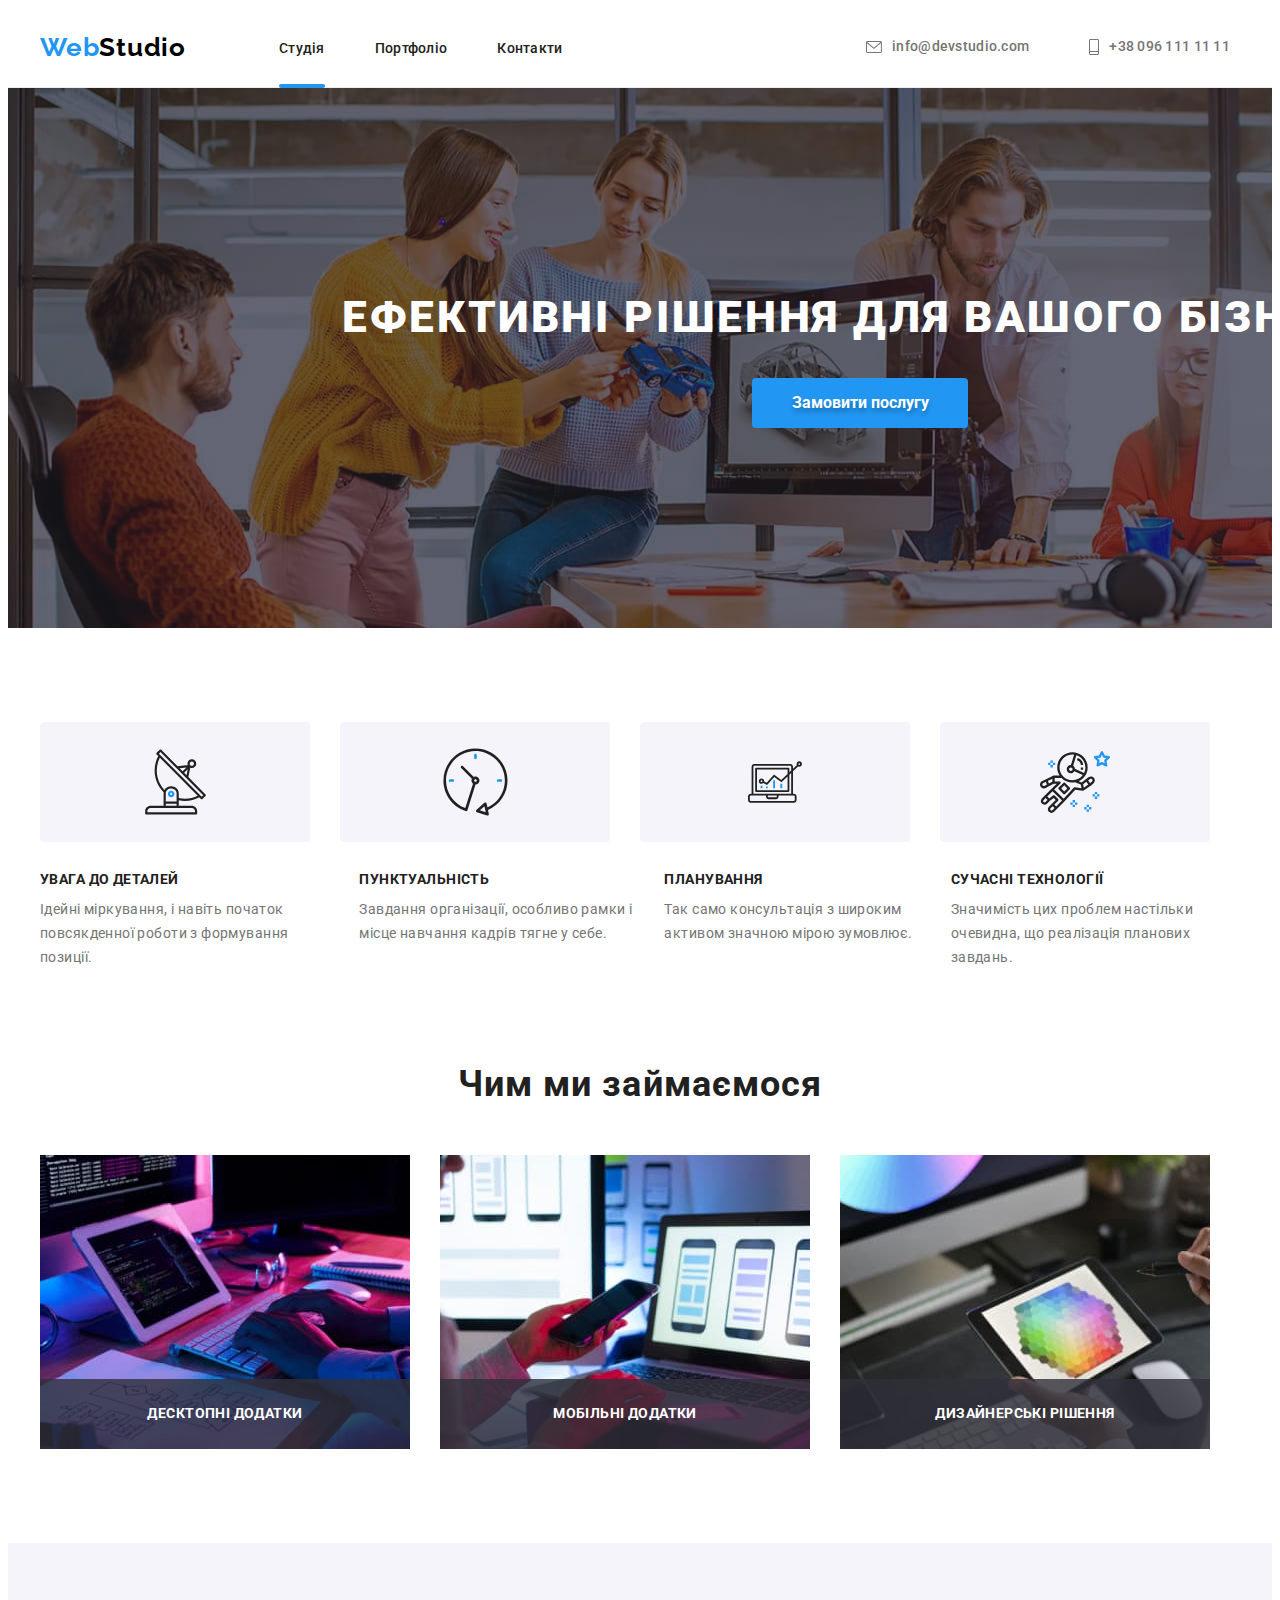
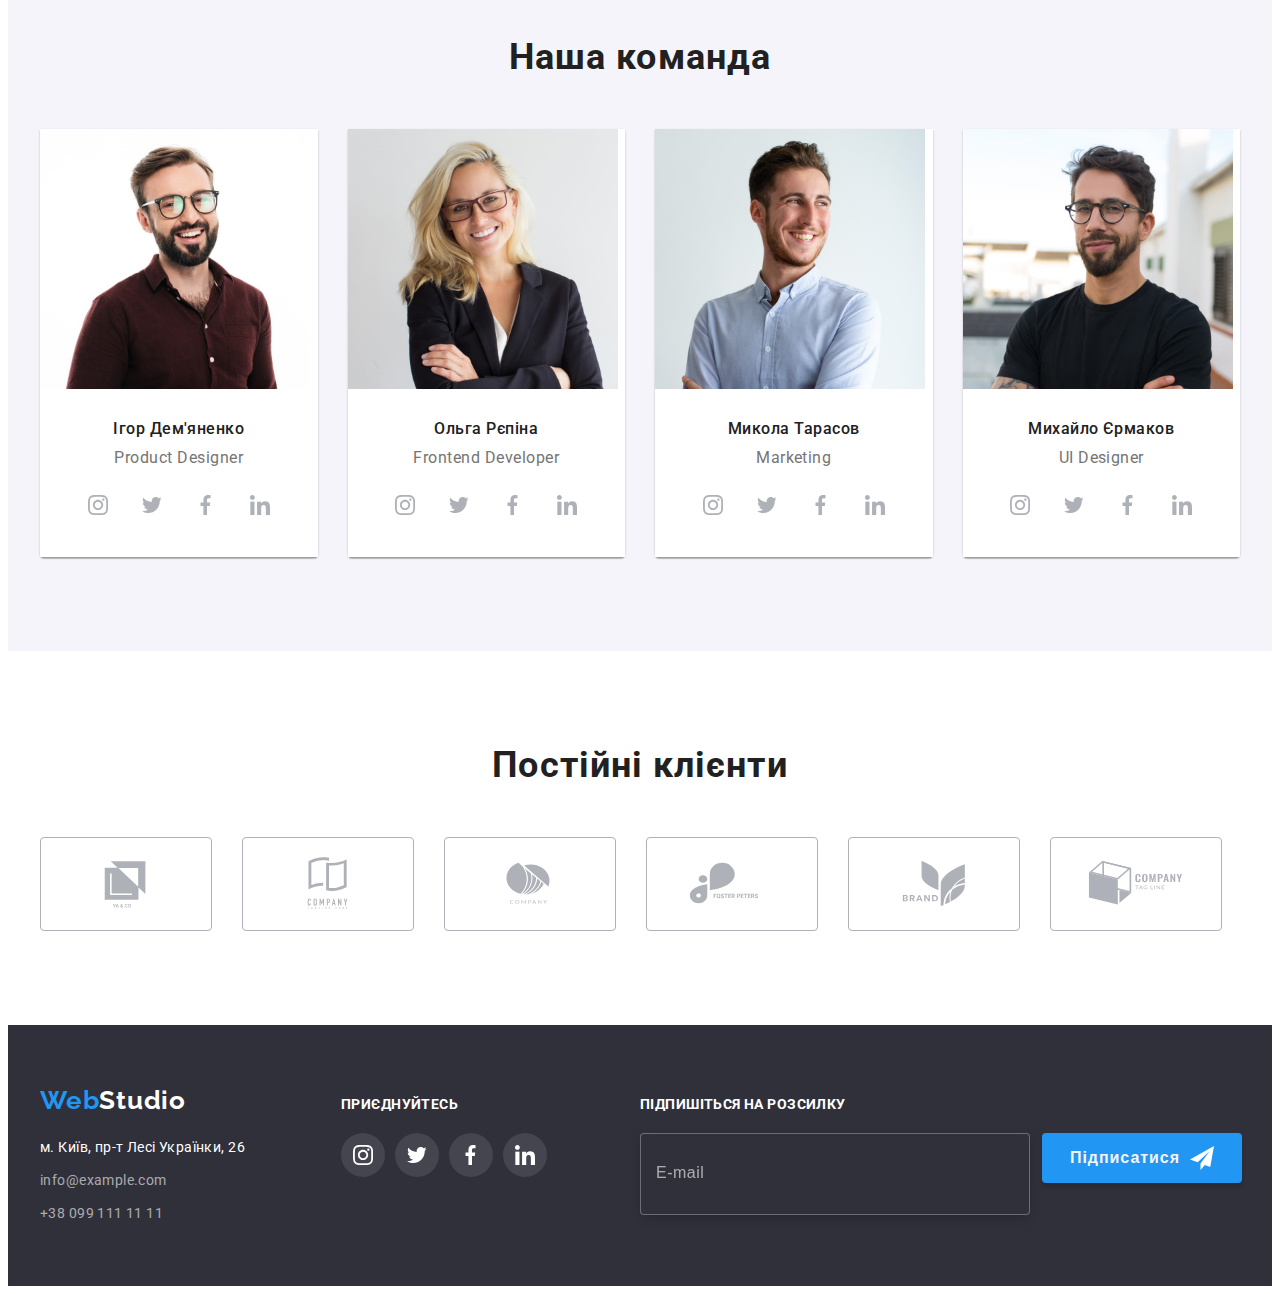
<file: index.html>
<!DOCTYPE html>
<html lang="uk">
<head>
	<meta charset="UTF-8">
	<meta http-equiv="X-UA-Compatible" content="IE=edge">
	<meta name="viewport" content="width=device-width, initial-scale=1.0">
	<title>Document</title>
	<link rel="preconnect" href="https://fonts.googleapis.com">
	<link rel="preconnect" href="https://fonts.gstatic.com" crossorigin>
	<link href="https://fonts.googleapis.com/css2?family=Raleway:wght@700&family=Roboto:wght@400;500;700;900&display=swap"
		rel="stylesheet">
	<link
	  rel="stylesheet"
	  href="https://cdnjs.cloudflare.com/ajax/libs/modern-normalize/1.1.0/modern-normalize.min.css"
	  integrity="sha512-wpPYUAdjBVSE4KJnH1VR1HeZfpl1ub8YT/NKx4PuQ5NmX2tKuGu6U/JRp5y+Y8XG2tV+wKQpNHVUX03MfMFn9Q=="
	  crossorigin="anonymous"
	  referrerpolicy="no-referrer"
	/>
	<link rel="stylesheet" href="./css/styles.css"  />
	<link rel="stylesheet" href="./images/symbol-defs.svg">
</head>
<body>
	<header class="header">
		<div class="container">
			<a href="" class="header-logo" lang="en">Web<span class= "header-logotype">Studio</span></a>
		<nav>
			<ul class="header-list">
				<li class="header-item">
					<a href="./index.html" class="header-link current">Студія</a>
				</li>
				<li class="header-item">
					<a href="./portfolio.html" class="header-link">Портфоліо</a>
				</li>
				<li class="header-item">
					<a href="" class="header-link">Контакти</a>
				</li>
			</ul>
		</nav>
			<ul class="header-contacts">
				<li class="header-contact-item">
						<a href="mailto:info@devstudio.com" class="header-contact header-contact-icon-link">
							<svg class="header-contact-icon" width="16px" height="12px">
								<use href="./images/symbol-defs.svg#icon-envelope"></use>
							</svg> 
							info@devstudio.com
						</a>
				</li>
				<li class="header-contact-item">
					<a href="tel:+380961111111" class="header-contact header-contact-icon-link">
						<svg class="header-contact-icon" width="10px" height="16px">
							<use href="./images/symbol-defs.svg#icon-phone"></use>
						</svg> 
						+38 096 111 11 11
					</a>
				</li>
			</ul>
		</div>
	</header>
	<main>
		<section class="hero section">
				<div class="container">
					<h1 class="hero-title">Ефективні рішення для вашого бізнесу</h1>
					<button type="button" class="hero-btn" data-modal-open>Замовити послугу</button>
				</div>
			</section>
			<section class="section">
				<div class="container">
					<ul class="preferences-item-icons">
						<li class="preferences-item-list-icon">
							<a href="" class="preferences-item-icon-link">
								<svg class="preferences-item-icon" width="65" height="70">
									<use href="./images/symbol-defs.svg#icon-telescope"></use>
								</svg>
							</a>
						</li>
						<li class="preferences-item-list-icon">
							<a href="" class="preferences-item-icon-link">
								<svg class="preferences-item-icon" width="67" height="70">
									<use href="./images/symbol-defs.svg#icon-clock"></use>
								</svg>
							</a>
						</li>
						<li class="preferences-item-list-icon">
							<a href="" class="preferences-item-icon-link">
								<svg class="preferences-item-icon" width="70" height="54">
									<use href="./images/symbol-defs.svg#icon-diagram"></use>
								</svg>
							</a>
						</li>
						<li class="preferences-item-list-icon">
							<a href="" class="preferences-item-icon-link">
								<svg class="preferences-item-icon" width="70" height="70">
									<use href="./images/symbol-defs.svg#icon-astronaut"></use>
								</svg>
							</a>
						</li>
					</ul>
					<ul class="preferences">
						<li class="preferences-item">
							<h3 class="preferences-title">Увага до деталей</h3>
								<p class="preferences-text"> Ідейні міркування, і навіть початок повсякденної роботи з формування позиції.</p>
						</li>
						<li class="preferences-item">
							<h3 class="preferences-title">Пунктуальність</h3>
								<p class="preferences-text">Завдання організації, особливо рамки і місце навчання кадрів тягне у себе.</p>
						</li>
						<li class="preferences-item">
							<h3 class="preferences-title">Планування</h3>
								 <p class="preferences-text">Так само консультація з широким активом значною мірою зумовлює.</p>
						</li>
						<li class="preferences-item">
							<h3 class="preferences-title">Сучасні технології</h3>
								<p class="preferences-text">Значимість цих проблем настільки очевидна, що реалізація планових завдань.</p>
						</li>
					</ul>
				</div>
		</section>
		<section class="what-we-do section">
			<div class="container">
				<h2 class="what-we-do-title">Чим ми займаємося</h2>
			<div class="cards-img">
				<ul class="what-we-do-img">
					<li class="what-we-do-img-item">
						<div class="card-thumb">
						<img 
						src="./images/img1.jpg"
						alt="робочий процеc"
						width="370"
						height="294"
						/>
						</div>
						<p class="what-we-do-description">Десктопні додатки</p>
					</li>
					<li class="what-we-do-img-item">
					   <div class="card-thumb">
						<img
						src="./images/img2.jpg"
						alt="робочий процеc"
						width="370"
						height="294"
						/>
					   </div>
					   <p class="what-we-do-description">Мобільні додатки</p>
					</li>
					<li class="what-we-do-img-item">
						<div class="card-thumb">
						<img 
						src="./images/img3jpg" 
						alt="робочий процеc" 
						width="370" 
						height="294" />
						</div>
						<p class="what-we-do-description">Дизайнерські рішення</p>
					</li>
				</ul>
			</div>
			</div>
		</section>
		<section class="team section">
			<div class="container">
				<h2 class="title">Наша команда</h2>
			<ul class="team-list">
				<li class="team-item">
						<div class="card">
							<img class="card-img"
					src="./images/img4.jpg" 
					alt="робочий процес" 
					width="270" 
					height="294"
					/>
					<div class="card-text">
						<h3 class="team-member">Ігор Дем'яненко</h3>
						<p lang="en" class="team-member-prof">Product Designer</p>
					</div>
					<ul class="team-social-list">
						<li class="team-social-item">
						<a href="" class="social-link">
						<svg class="social-icon" width="20px" height="20px">
							<use href="./images/symbol-defs.svg#icon-instagram"></use>
						</svg>
					</a>
					</li>
					<li class="team-social-item">
						<a href="" class="social-link">
						<svg class="social-icon" width="20px" height="20px">
							<use href="./images/symbol-defs.svg#icon-twitter"></use>
						</svg>
					</a>
					</li>
					<li class="team-social-item">
					<a href="" class="social-link">
						<svg class="social-icon" width="20px" height="20px">
							<use href="./images/symbol-defs.svg#icon-facebook"></use>
						</svg>
					</a>
					</li>
					<li class="team-social-item">
					<a href="" class="social-link">
						<svg class="social-icon" width="20px" height="20px">
							<use href="./images/symbol-defs.svg#icon-linkedin"></use>
						</svg>
					</a>
					</li>
					</ul>
						</div>
				</li>
				<li class="team-item">
					<div class="card">
						<img class="card-img"
					src="./images/img5.jpg" 
					alt="робочий процес" 
					width="270" 
					height="294" />
					<div class="card-text">
						<h3 class="team-member">Ольга Рєпіна</h3>
						<p lang="en" class="team-member-prof">Frontend Developer</p>
					</div>
					<ul class="team-social-list">
						<li class="team-social-item">
							<a href="" class="social-link">
								<svg class="social-icon" width="20px" height="20px">
									<use href="./images/symbol-defs.svg#icon-instagram"></use>
								</svg>
							</a>
						</li>
						<li class="team-social-item">
							<a href="" class="social-link">
								<svg class="social-icon" width="20px" height="20px">
									<use href="./images/symbol-defs.svg#icon-twitter"></use>
								</svg>
							</a>
						</li>
						<li class="team-social-item">
							<a href="" class="social-link">
								<svg class="social-icon" width="20px" height="20px">
									<use href="./images/symbol-defs.svg#icon-facebook"></use>
								</svg>
							</a>
						</li>
						<li class="team-social-item">
							<a href="" class="social-link">
								<svg class="social-icon" width="20px" height="20px">
									<use href="./images/symbol-defs.svg#icon-linkedin"></use>
								</svg>
							</a>
						</li>
					</ul>
					</div>
				</li>
				<li class="team-item">
					<div class="card">
						<img class="card-img"
					src="./images/img6.jpg" 
					alt="робочий процес" 
					width="270" 
					height="294" />
					<div class="card-text">
						<h3 class="team-member">Микола Тарасов</h3>
						<p lang="en" class="team-member-prof">Marketing</p>
					</div>
					<ul class="team-social-list">
						<li class="team-social-item">
							<a href="" class="social-link">
								<svg class="social-icon" width="20px" height="20px">
									<use href="./images/symbol-defs.svg#icon-instagram"></use>
								</svg>
							</a>
						</li>
						<li class="team-social-item">
							<a href="" class="social-link">
								<svg class="social-icon" width="20px" height="20px">
									<use href="./images/symbol-defs.svg#icon-twitter"></use>
								</svg>
							</a>
						</li>
						<li class="team-social-item">
							<a href="" class="social-link">
								<svg class="social-icon" width="20px" height="20px">
									<use href="./images/symbol-defs.svg#icon-facebook"></use>
								</svg>
							</a>
						</li>
						<li class="team-social-item">
							<a href="" class="social-link">
								<svg class="social-icon" width="20px" height="20px">
									<use href="./images/symbol-defs.svg#icon-linkedin"></use>
								</svg>
							</a>
						</li>
					</ul>
					</div>
				</li>
				<li class="team-item">
					<div class="card">
						<img class="card-img"
					src="./images/img7.jpg" 
					alt="робочий процес" 
					width="270" 
					height="294" />
					<div class="card-text">
						<h3 class="team-member">Михайло Єрмаков</h3>
						<p lang="en" class="team-member-prof">UI Designer</p>
					</div>
					<ul class="team-social-list">
						<li class="team-social-item">
							<a href="" class="social-link">
								<svg class="social-icon" width="20px" height="20px">
									<use href="./images/symbol-defs.svg#icon-instagram"></use>
								</svg>
							</a>
						</li>
						<li class="team-social-item">
							<a href="" class="social-link">
								<svg class="social-icon" width="20px" height="20px">
									<use href="./images/symbol-defs.svg#icon-twitter"></use>
								</svg>
							</a>
						</li>
						<li class="team-social-item">
							<a href="" class="social-link">
								<svg class="social-icon" width="20px" height="20px">
									<use href="./images/symbol-defs.svg#icon-facebook"></use>
								</svg>
							</a>
						</li>
						<li class="team-social-item">
							<a href="" class="social-link">
								<svg class="social-icon" width="20px" height="20px">
									<use href="./images/symbol-defs.svg#icon-linkedin"></use>
								</svg>
							</a>
						</li>
					</ul>
					</div>
				</li>
			</ul>
			</div>
		</section>
		<section class="clients section">
			<div class="container">
				<h2 class="clients-title">Постійні клієнти</h2>
				<ul class="clients-list">
						<li class="client-list-item">
							<a href="" class="client-link">
								<svg class="client-icon" width="106" height="60">
									<use href="./images/symbol-defs.svg#icon-Logo-1"></use>
								</svg>
							</a>
						</li>
					<li class="client-list-item">
						<a href="" class="client-link">
							<svg class="client-icon" width="106" height="60">
								<use href="./images/symbol-defs.svg#icon-Logo-2""></use>
							</svg>
						</a>
					</li>
					<li class="client-list-item">
						<a href="" class="client-link">
							<svg class="client-icon" width="106" height="60">
								<use href="./images/symbol-defs.svg#icon-Logo-3"></use>
							</svg>
						</a>
					</li>
					<li class="client-list-item">
						<a href="" class="client-link">
							<svg class="client-icon" width="106" height="60">
								<use href="./images/symbol-defs.svg#icon-Logo-4"></use>
							</svg>
						</a>
					</li>
					<li class="client-list-item">
						<a href="" class="client-link">
							<svg class="client-icon" width="106" height="60">
								<use href="./images/symbol-defs.svg#icon-Logo-5"></use>
							</svg>
						</a>
					</li>
					<li class="client-list-item">
						<a href="" class="client-link">
							<svg class="client-icon" width="106" height="60">
								<use href="./images/symbol-defs.svg#icon-Logo-6"></use>
							</svg>
						</a>
					</li>
				</ul>
			</div>
		</section>
	</main>
	<footer class="footer">
	   <div class="container">
				<div class="footer-logo-contacts">
					<a href="" class="footer-logo" lang="en">Web<span class="footer-logotype">Studio</span></a>
		<address>      
				<a href="https://goo.gl/maps/UUZ8nZP88DjxJqNx5" target="_blank" rel="noopener noreferrer nofollow" class="footer-address-place">м. Київ, пр-т Лесі Українки, 26</a>
				<span class="footer-address">
					<ul class="footer-items">
						<li class="footer-item">
							<a href="mailto:info@example.com" class="footer-contact">info@example.com</a>
						</li>
						<li class="footer-item">
							<a href="tel:+380991111111" class="footer-contact">+38 099 111 11 11</a>
						</li>
					</ul>
				</span>
		</address>
		</div>
		<div class="footer-social">
			<h3 class="footer-links-title">Приєднуйтесь</h3>
				<ul class="footer-social-list">
					<li class="footer-social-list-item">
						<a href="" class="footer-social-link">
							<svg class="footer-social-icon" width="20" height="20">
								<use href="./images/symbol-defs.svg#icon-instagram"></use>
							</svg>
						</a>
					</li>
					<li class="footer-social-list-item">
						<a href="" class="footer-social-link">
							<svg class="footer-social-icon" width="20" height="20">
								<use href="./images/symbol-defs.svg#icon-twitter"></use>
							</svg>
						</a>
					</li>
					<li class="footer-social-list-item">
						<a href="" class="footer-social-link">
							<svg class="footer-social-icon" width="20" height="20">
								<use href="./images/symbol-defs.svg#icon-facebook"></use>
							</svg>
						</a>
					</li>
					<li class="footer-social-list-item">
						<a href="" class="footer-social-link">
							<svg class="footer-social-icon" width="20" height="20">
								<use href="./images/symbol-defs.svg#icon-linkedin"></use>
							</svg>
						</a>
					</li>
				</ul>
		</div>
            <div class="footer-subcribe">            
                    <h3 class="footer-links-title footer-input-title">Підпишіться на розсилку</h3>
                    <div class="email-container">
                    <input type="email" placeholder="E-mail" name="email" class="footer-input-email">
                    <button type="button" class="subscribe-btn">
                    Підписатися
                    <svg class="footer-subscribe-icon" width="24" height="24">
					    <use href="./images/symbol-defs.svg#subscribe-icon"></use>
					</svg>
				</div>     
                    </button>
                    </div>
            </div>
	   </div>
	</footer>
	<div data-modal class="backdrop is-hidden">
		<div class="modal">
			<button type="button" data-modal-close class="modal-exit">
				<svg class="modal-exit-icon" width="11" height="11">
					<use href="./images/symbol-defs.svg#modal-exit-icon"></use>
				</svg>
			</button>
			<h1 class="modal-title">Залиште свої дані, ми вам передзвонимо</h1>
			<form class="form-modal">
					<label for="name" class="modal-label">Ім'я</label>
				<div class="modal-input-wrap">
				<input type="text" class="modal-input" name="name" id="name">
				<svg class="modal-name-icon modal-icons" width="18" height="18">
					<use href="./images/symbol-defs.svg#modal-name-icon"></use>
					</svg>
				</div>

				<label for="tel" class="modal-label">Телефон</label>
				<div class="modal-input-wrap">
					<input type="tel" class="modal-input" name="tel" id="tel">
					<svg class="modal-tel-icon modal-icons" width="18" height="18">
						<use href="./images/symbol-defs.svg#modal-tel-icon"></use>
					</svg>
				</div>

				<div class="modal-input-wrap">
				<label for="email" class="modal-label">Пошта</label>
				<input type="email" class="modal-input" name="email" id="email">
				<svg class="modal-mail-icon modal-icons" width="18" height="18">
					<use href="./images/symbol-defs.svg#modal-mail-icon"></use>
				</svg>
				</div>
				
				<label for="comments" class="modal-label">Коментар</label>
				<textarea name="comments" id="comments" cols="30" rows="10" class="modal-textarea-comments" placeholder="Введіть текст"></textarea>

				<div class="modal-checkbox-policy">
					<label for="check-btn" class="label-policy">
                        Погоджуюся з розсилкою та приймаю
						<input type="checkbox" id="check-btn" name="checkbox" class="input-check-btn checkbox-frame  ">
					</label>
					<a href="" class="modal-policy-link">Умови договору</a>
				</div>
				<input type="submit" value="Відправити" name="submit" class="submit-btn">

			</form>
		</div>
	</div>
	<script src="./js/modal.js"></script>
</body>
</html>
</file>
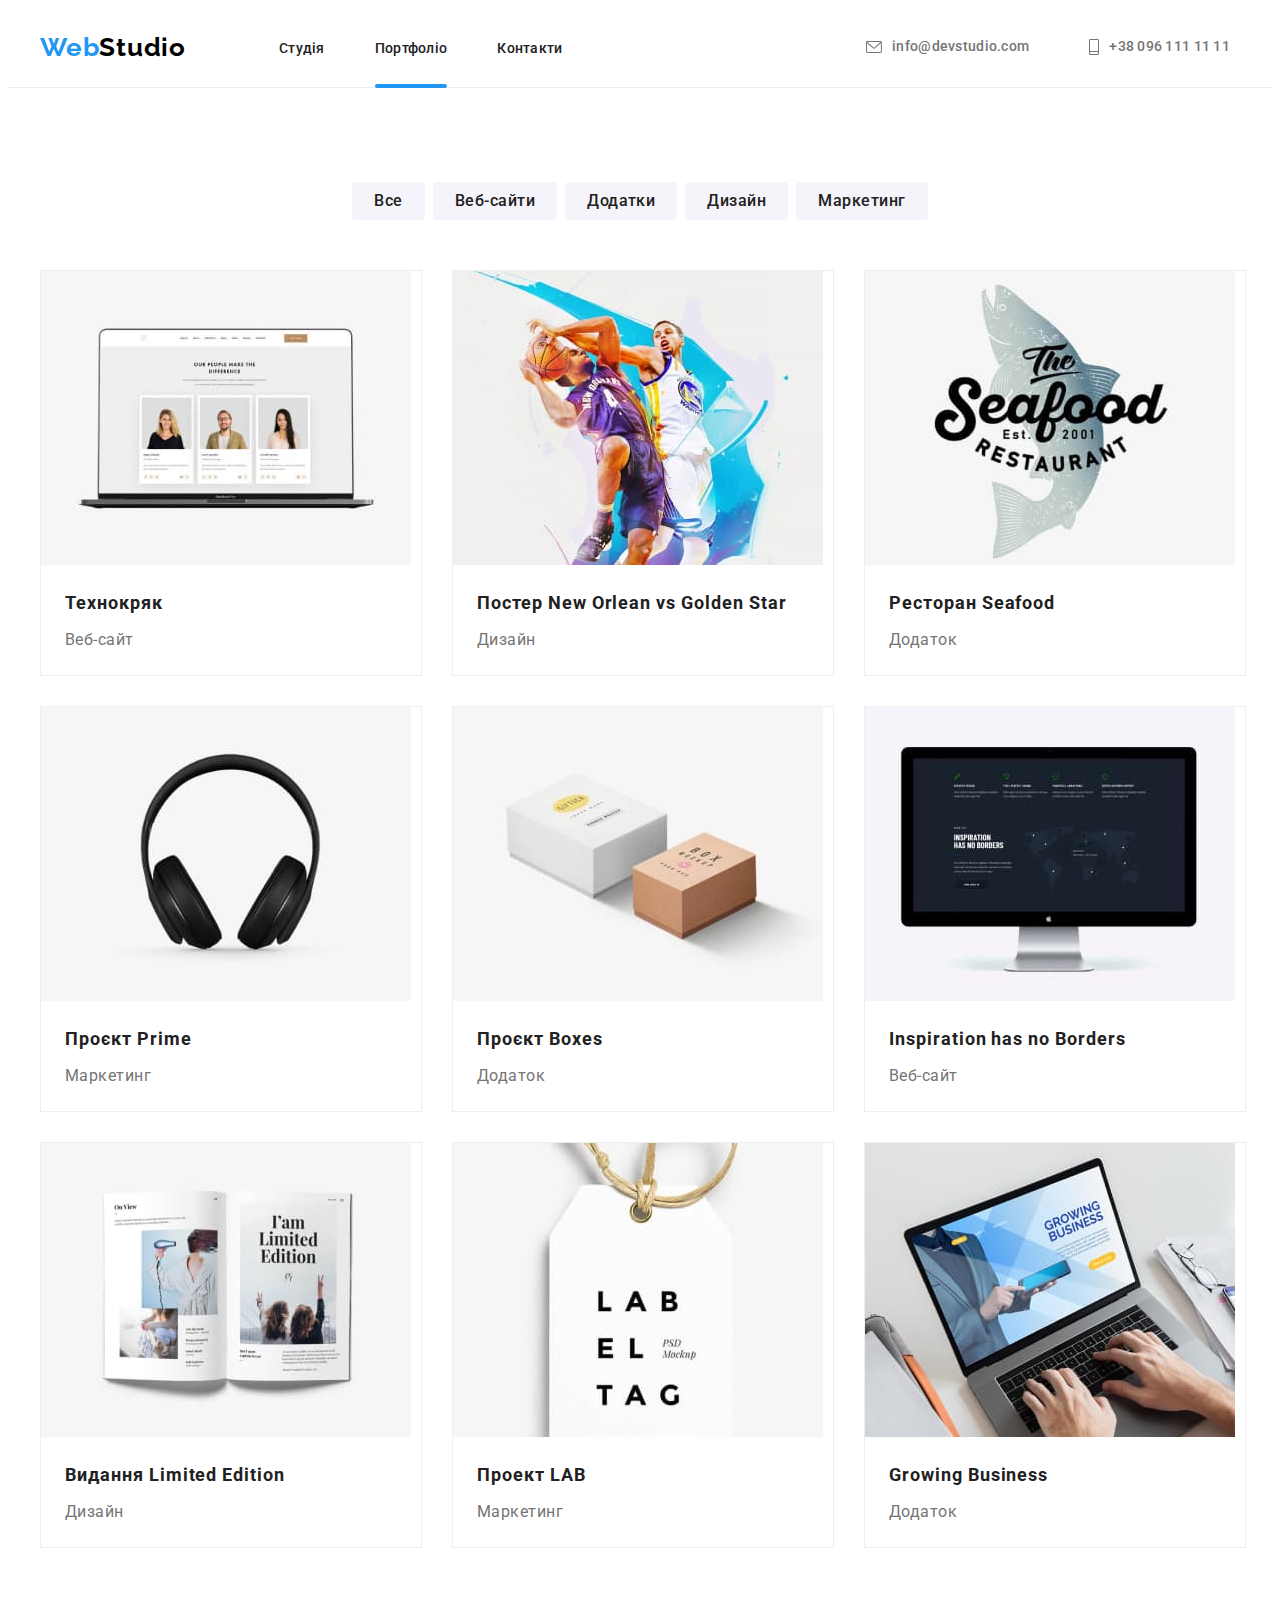
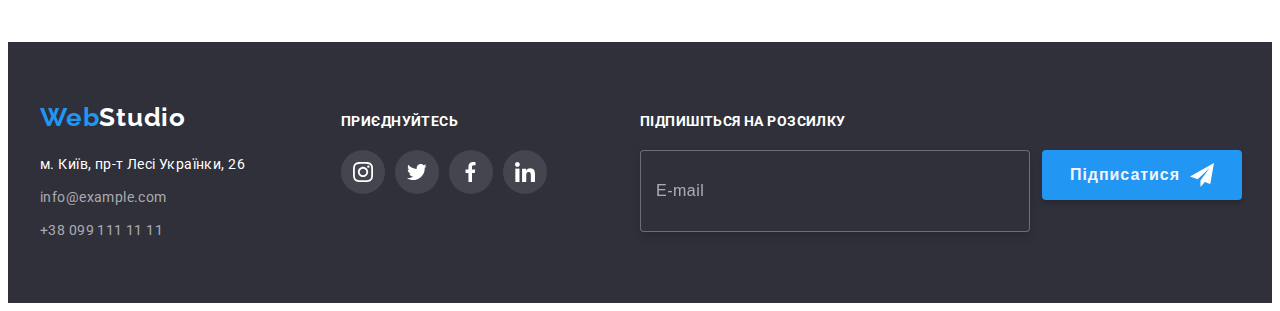
<file: portfolio.html>
<!DOCTYPE html>
<html lang="uk">

<head>
    <meta charset="UTF-8">
    <meta http-equiv="X-UA-Compatible" content="IE=edge">
    <meta name="viewport" content="width=device-width, initial-scale=1.0">
    <title>Document</title>
    <link rel="preconnect" href="https://fonts.googleapis.com">
    <link rel="preconnect" href="https://fonts.gstatic.com" crossorigin>
    <link
        href="https://fonts.googleapis.com/css2?family=Raleway:wght@700&family=Roboto:wght@400;500;700;900&display=swap"
        rel="stylesheet">
    <link rel="stylesheet" href="https://cdnjs.cloudflare.com/ajax/libs/modern-normalize/1.1.0/modern-normalize.min.css"
        integrity="sha512-wpPYUAdjBVSE4KJnH1VR1HeZfpl1ub8YT/NKx4PuQ5NmX2tKuGu6U/JRp5y+Y8XG2tV+wKQpNHVUX03MfMFn9Q=="
        crossorigin="anonymous" referrerpolicy="no-referrer" />
    <link rel="stylesheet" href="./css/styles.css">
    <link rel="stylesheet" href="./images/symbol-defs.svg">
</head>

<body>
    <header class="header">
        <div class="container">
            <a href="" class="header-logo" lang="en">Web<span class="header-logotype">Studio</span></a>
            <nav>
                <ul class="header-list">
                    <li class="header-item">
                        <a href="./index.html" class="header-link">Студія</a>
                    </li>
                    <li class="header-item">
                        <a href="./portfolio.html" class="header-link current">Портфоліо</a>
                    </li>
                    <li class="header-item">
                        <a href="" class="header-link">Контакти</a>
                    </li>
                </ul>
            </nav>
            <ul class="header-contacts">
                <li class="header-contact-item">
                    <a href="mailto:info@devstudio.com" class="header-contact header-contact-icon-link">
                        <svg class="header-contact-icon" width="16px" height="12px">
                            <use href="./images/symbol-defs.svg#icon-envelope"></use>
                        </svg>
                        info@devstudio.com
                    </a>
                </li>
                <li class="header-contact-item">
                    <a href="tel:+380961111111" class="header-contact header-contact-icon-link">
                        <svg class="header-contact-icon" width="10px" height="16px">
                            <use href="./images/symbol-defs.svg#icon-phone"></use>
                        </svg>
                        +38 096 111 11 11
                    </a>
                </li>
            </ul>
        </div>
    </header>
    <main>
        <section class="section">
            <div class="container">
                <h1 class="visually-hidden">Filter</h1>
                <ul class="portfolio-buttons">
                    <li class="portfolio-button-item">
                        <button type="button" class="portfolio-button">Все</button>
                    </li>
                    <li class="nav-button-item">
                        <button type="button" class="portfolio-button">Веб-сайти</button>
                    </li>
                    <li class="nav-button-item">
                        <button type="button" class="portfolio-button">Додатки</button>
                    </li>
                    <li class="nav-button-item">
                        <button type="button" class="portfolio-button">Дизайн</button>
                    </li>
                    <li class="nav-button-item">
                        <button type="button" class="portfolio-button">Маркетинг</button>
                    </li>
                </ul>
                <h1 class="visually-hidden">Меню</h1>
                <ul class="offers-list">
                    <li class="card-portfolio">
                        <div class="portfolio-card-actions">
                            <a href="" class="offer-link">
                                <img src="./images/img8.jpg" alt="фото" width="370" height="294">
                            </a>
                            <p class="offer-info">
                                Ресурс пропонує комплексні пропозиції з різним рівнем функціоналу та сервісів. Все це
                                дозволить відвідувачу отримати
                                вичерпні відомості про компанію чи приватну особу.
                            </p>
                        </div>
                        <div class="card-portfolio-text">
                            <h2 class="offer-name">Технокряк</h2>
                            <p class="offer-description">Веб-сайт</p>
                        </div>
                    </li>
                    <li class="card-portfolio">
                        <div class="portfolio-card-actions">
                            <a href="" class="offer-link">
                                <img src="./images/img9.jpg" alt="фото" width="370" height="294">
                            </a>
                            <p class="offer-info">
                                Ресурс пропонує комплексні пропозиції з різним рівнем функціоналу та сервісів. Все це
                                дозволить відвідувачу
                                отримати
                                вичерпні відомості про компанію чи приватну особу.
                            </p>
                        </div>
                        <div class="card-portfolio-text">
                            <h2 class="offer-name">Постер New Orlean vs Golden Star</h2>
                            <p class="offer-description">Дизайн</p>
                        </div>
                    </li>
                    <li class="card-portfolio">
                        <div class="portfolio-card-actions">
                            <a href="" class="offer-link">
                                <img src="./images/img10.jpg" alt="фото" width="370" height="294">
                            </a>
                            <p class="offer-info">
                                Ресурс пропонує комплексні пропозиції з різним рівнем функціоналу та сервісів. Все це
                                дозволить відвідувачу
                                отримати
                                вичерпні відомості про компанію чи приватну особу.
                            </p>
                        </div>
                        <div class="card-portfolio-text">
                            <h2 class="offer-name">Ресторан Seafood</h2>
                            <p class="offer-description">Додаток</p>
                        </div>
                    </li>
                    <li class="card-portfolio">
                        <div class="portfolio-card-actions">
                            <a href="" class="offer-link">
                                <img src="./images/img11.jpg" alt="фото" width="370" height="294">
                            </a>
                            <p class="offer-info">
                                Ресурс пропонує комплексні пропозиції з різним рівнем функціоналу та сервісів. Все це
                                дозволить відвідувачу
                                отримати
                                вичерпні відомості про компанію чи приватну особу.
                            </p>
                        </div>
                        <div class="card-portfolio-text">
                            <h2 class="offer-name">Проєкт Prime</h2>
                            <p class="offer-description">Маркетинг</p>
                        </div>
                    </li>
                    <li class="card-portfolio">
                        <div class="portfolio-card-actions">
                            <a href="" class="offer-link">
                                <img src="./images/img12.jpg" alt="фото" width="370" height="294">
                            </a>
                            <p class="offer-info">
                                Ресурс пропонує комплексні пропозиції з різним рівнем функціоналу та сервісів. Все це
                                дозволить відвідувачу
                                отримати
                                вичерпні відомості про компанію чи приватну особу.
                            </p>
                        </div>
                        <div class="card-portfolio-text">
                            <h2 class="offer-name">Проєкт Boxes</h2>
                            <p class="offer-description">Додаток</p>
                        </div>
                    </li>
                    <li class="card-portfolio">
                        <div class="portfolio-card-actions">
                            <a href="" class="offer-link">
                                <img src="./images/img13.jpg" alt="фото" width="370" height="294">
                            </a>
                            <p class="offer-info">
                                Ресурс пропонує комплексні пропозиції з різним рівнем функціоналу та сервісів. Все це дозволить відвідувачу
                                отримати
                                вичерпні відомості про компанію чи приватну особу.
                            </p>
                        </div>
                        <div class="card-portfolio-text">
                            <h2 lang="en" class="offer-name">Inspiration has no Borders</h2>
                            <p class="offer-description">Веб-сайт</p>
                        </div>
                    </li>
                    <li class="card-portfolio">
                        <div class="portfolio-card-actions">
                            <a href="" class="offer-link">
                                <img src="./images/img14.jpg" alt="фото" width="370" height="294">
                            </a>
                            <p class="offer-info">
                                Ресурс пропонує комплексні пропозиції з різним рівнем функціоналу та сервісів. Все це
                                дозволить відвідувачу
                                отримати
                                вичерпні відомості про компанію чи приватну особу.
                            </p>
                        </div>
                        <div class="card-portfolio-text">
                            <h2 class="offer-name">Видання Limited Edition</h2>
                            <p class="offer-description">Дизайн</p>
                        </div>
                    </li>
                    <li class="card-portfolio">
                        <div class="portfolio-card-actions">
                            <a href="" class="offer-link">
                                <img src="./images/img15.jpg" alt="фото" width="370" height="294">
                            </a>
                            <p class="offer-info">
                                Ресурс пропонує комплексні пропозиції з різним рівнем функціоналу та сервісів. Все це
                                дозволить відвідувачу
                                отримати
                                вичерпні відомості про компанію чи приватну особу.
                            </p>
                        </div>
                        </a>
                        <div class="card-portfolio-text">
                            <h2 class="offer-name">Проект LAB</h2>
                            <p class="offer-description">Маркетинг</p>
                        </div>
                    </li>
                    <li class="card-portfolio">
                        <div class="portfolio-card-actions">
                            <a href="" class="offer-link">
                                <img src="./images/img16.jpg" alt="фото" width="370" height="294">
                            </a>
                            <p class="offer-info">
                                Ресурс пропонує комплексні пропозиції з різним рівнем функціоналу та сервісів. Все це
                                дозволить відвідувачу
                                отримати
                                вичерпні відомості про компанію чи приватну особу.
                            </p>
                        </div>
                        <div class="card-portfolio-text">
                            <h2 lang="en" class="offer-name">Growing Business</h2>
                            <p class="offer-description">Додаток</p>
                        </div>
                    </li>
                </ul>
            </div>
        </section>
    </main>
   <footer class="footer">
	   <div class="container">
				<div class="footer-logo-contacts">
					<a href="" class="footer-logo" lang="en">Web<span class="footer-logotype">Studio</span></a>
		<address>      
				<a href="https://goo.gl/maps/UUZ8nZP88DjxJqNx5" target="_blank" rel="noopener noreferrer nofollow" class="footer-address-place">м. Київ, пр-т Лесі Українки, 26</a>
				<span class="footer-address">
					<ul class="footer-items">
						<li class="footer-item">
							<a href="mailto:info@example.com" class="footer-contact">info@example.com</a>
						</li>
						<li class="footer-item">
							<a href="tel:+380991111111" class="footer-contact">+38 099 111 11 11</a>
						</li>
					</ul>
				</span>
		</address>
		</div>
		<div class="footer-social">
			<h3 class="footer-links-title">Приєднуйтесь</h3>
				<ul class="footer-social-list">
					<li class="footer-social-list-item">
						<a href="" class="footer-social-link">
							<svg class="footer-social-icon" width="20" height="20">
								<use href="./images/symbol-defs.svg#icon-instagram"></use>
							</svg>
						</a>
					</li>
					<li class="footer-social-list-item">
						<a href="" class="footer-social-link">
							<svg class="footer-social-icon" width="20" height="20">
								<use href="./images/symbol-defs.svg#icon-twitter"></use>
							</svg>
						</a>
					</li>
					<li class="footer-social-list-item">
						<a href="" class="footer-social-link">
							<svg class="footer-social-icon" width="20" height="20">
								<use href="./images/symbol-defs.svg#icon-facebook"></use>
							</svg>
						</a>
					</li>
					<li class="footer-social-list-item">
						<a href="" class="footer-social-link">
							<svg class="footer-social-icon" width="20" height="20">
								<use href="./images/symbol-defs.svg#icon-linkedin"></use>
							</svg>
						</a>
					</li>
				</ul>
		</div>
            <div class="footer-subcribe">            
                    <h3 class="footer-links-title footer-input-title">Підпишіться на розсилку</h3>
                    <div class="email-container">
                    <input type="email" placeholder="E-mail" name="email" class="footer-input-email">
                    <button type="button" class="subscribe-btn">
                    Підписатися
                    <svg class="footer-subscribe-icon" width="24" height="24">
					    <use href="./images/symbol-defs.svg#subscribe-icon"></use>
					</svg>
				</div>     
                    </button>

                    </div>
            </div>
	   </div>
	</footer>
</body>
</html>
</file>
<file: css/styles.css>
:root {
    --main-color:#2196F3;
    --popular-color:#FFFFFF;
    --rare-color:#757575;
    --background-color: #F5F4FA;
    --typical-lh: 1.19;
    --def-letter-spacing: 0.03em;
    --usual-transition: 250ms cubic-bezier(0.4, 0, 0.2, 1);
}

ul,
li,
p,
h1,
h2,
h3,
h4,
h5,
h6 {
  margin: 0;
  padding: 0;
}

img { 
    display: block;
    max-width: 100%;
    height: auto;
}

body {
    font-family: 'Roboto', sans-serif;
    font-weight: 400;
    color:#757575;
    letter-spacing: 0.06em;
}

.visually-hidden {
    position: absolute;
    white-space: nowrap;
    width: 1px;
    height: 1px;
    overflow: hidden;
    border: 0;
    padding: 0;
    clip: rect(0 0 0 0);
    clip-path: inset(50%);
    margin: -1px;
}

ul {
    list-style-type:none;
}

.container {
    width: 1200px;
    padding-left: 15px;
    padding-right: 15px;
    margin-left:auto;
    margin-right:auto;
}

.section {
    padding-top: 94px;
    padding-bottom: 94px;
}

/* ------------- Header --------------- */

.header .container {
    display: flex;
    align-items: center;
}

.header {
    border-bottom: 1px solid #ECECEC;
    padding-top: 24px;
    padding-bottom: 24px;
}

.header-logo {
        margin-right: 93px; 

        font-family: 'Raleway', sans-serif;
        font-weight: 700;
        font-size: 26px;
        line-height: var(--typical-lh);
        letter-spacing: var(--def-letter-spacing);
        text-decoration: none;

        color: var(--main-color);
}

.header-logotype {
    color: #000000;
}

.header-list {
    display: flex;
    column-gap: 50px;

    list-style: none;
}

.header-link {
    font-weight: 500;
    font-size: 14px;
    line-height: 1.14;
    letter-spacing: 0.02em;
    text-decoration: none;
    color: #212121;
    
    transition: color var(--usual-transition)
}

.header-link:hover,
.header-link:focus {
    color: var(--main-color);
}

.header-contacts {
    display: flex;
    column-gap: 50px;
    margin-left: auto;

    list-style: none;
}

.header-contact {
    font-weight: 500;
    font-size: 14px;
    line-height: 1.14;
    letter-spacing: 0.02em;
    text-decoration: none;
    color: var(--rare-color);

    transition: color var(--usual-transition);
}

.header-contact:hover,
.header-contact:focus {
    color: var(--main-color);
}

.header-contact-item {
    display: flex;
}

.header-contact-icon-link {
    display: flex;
    gap: 10px;
    align-items: center;
    margin-right: 10px;
    color: var(--rare-color);
    text-decoration: none;
}

.header-contact-icon {
    fill: currentColor;
}

.header-item {
    position: relative;
}

.header-link.current::after {
    content: "";
    width: 100%;
    height: 4px;
    display: block;
    border-radius: 2px;
    background: #2196F3;

    position: absolute;
    top: 46px; 
    left: 0px;
}

/* ------------- Hero --------------- */

.hero {
    text-align: center;
    padding-top: 200px;
    padding-bottom: 200px;
    background-image: linear-gradient(rgba(47, 48, 58, 0.4),
            rgba(47, 48, 58, 0.4)), url(../images/Img\ \(17\).jpg);
    background-color: #C4C4C4;
    max-width: 1600px;
    margin:auto;
}

.hero .container {
    padding-right: 252px;
    padding-left: 252px; 
}

.hero-title {
    font-weight: 900;
    font-size: 44px;
    line-height: 1.36;
    text-align: center;
    text-transform: uppercase;
    letter-spacing: 0.06em;

    color: var(--popular-color);
}

.hero-btn {
    display: inline-block;
    margin-top: 30px;

    min-width: 216px;
    height: 50px;

    border: none;
    border-radius: 4px;
    font-family: 'Roboto';
    font-weight: 700;
    font-size: 16px;
    line-height: 1.88;
    align-items: center;
    text-align: center;

    color: var(--popular-color);
    text-shadow: 0px 4px 4px rgba(0, 0, 0, 0.25);
    background-color: var(--main-color);
    cursor:pointer;
}

/* --------------- Список переваг ------------------ */

.preferences {
    display: flex;
    margin-right: -30px;

    list-style: none;
}

.preferences > .preferences-item {
    margin-right: 30px;
}

.preferences-title {
    margin-bottom: 10px;

    font-weight: 700;
    font-size: 14px;
    line-height: 1.14;
    letter-spacing: var(--def-letter-spacing);
    text-transform: uppercase;

    color: #212121;
}

.preferences-text {
    font-size: 14px;
    line-height: 1.71;
    letter-spacing: var(--def-letter-spacing);
}

.preferences-item-icons {
    display: flex;
    gap: 30px;
    margin-bottom: 30px;
}

.preferences-item-list-icon {
    background-color: var(--background-color) ;
    height: 120px;
    width: 270px;
    display: flex;
    align-items: center;
    align-items: center;
    justify-content: center;
    border-radius: 4px;
}

.preferences-item-icon-link {
        display: flex;
        align-items: center; 
        justify-content: center;
}

/*--------------- Чим ми займаємося  --------------  */

.what-we-do-title {
    margin-bottom: 50px;
    font-weight: 700;
    font-size: 36px;
    line-height: 1.16;
    text-align: center;
    letter-spacing: var(--def-letter-spacing);
    
    color: #212121;
}

.what-we-do-img {
    display: flex;
    list-style: none;
}

.what-we-do-img-item {
    position: relative;
    margin-right: 30px;
}

.what-we-do-img-item:nth-child(3) {
    margin-right: 0;
}

.what-we-do {
    padding-top: 0;
}

.what-we-do-description {
    position: absolute;
    bottom: 0px;
    left: 0px;

    display: flex;
    align-items: center;
    justify-content: center;
    font-weight: 700;
    font-size: 14px;
    line-height: 1.14;
    text-align: center;
    letter-spacing: 0.03em;
    text-transform: uppercase;
    color: #FFFFFF;
    width: 100%;
    height: 70px;

    background: rgba(47, 48, 58, 0.8);
}

/* ----------------- Список команди ------------------ */

.title {
    margin-bottom: 50px;

    font-weight: 700;
    font-size: 36px;
    line-height: 1.16;
    text-align: center;
    letter-spacing: var(--def-letter-spacing);
    
    color: #212121;
}

.team-list {
    display: flex;
    list-style: none;
}

.team {
    background-color: var(--background-color);
}

.team-item {
    flex-basis: calc(100% / 4 );
    margin-right: 30px;

    box-shadow: 0px 1px 3px rgba(0, 0, 0, 0.12), 0px 1px 1px rgba(0, 0, 0, 0.14), 0px 2px 1px rgba(0, 0, 0, 0.2);
    border-radius: 0px 0px 4px 4px;
}

.team-item:last-child {
    margin-right: 0;
}

.card {
    background: #FFFFFF;
    padding-bottom: 30px;
}

.card-text {
    padding-top:30px;
    padding-bottom: 16px;
}

.team-member {
    margin-bottom: 10px;

    font-weight: 500;
    font-size: 16px;
    line-height: var(--typical-lh);
    text-align: center;
    letter-spacing: var(--def-letter-spacing);
    
    color: #212121;
}

.team-member-prof {
    margin-top: 10px; 

    font-size: 16px;
    line-height: var(--typical-lh);
    text-align: center;
    letter-spacing: var(--def-letter-spacing);
    
    color: var(--rare-color);
}

.team-social-list {
    display: flex;
    justify-content: center;
    gap: 10px;
}

.social-link {
    width: 44px;
    height: 44px;
    display: flex;
    align-items: center;
    justify-content: center;
    border-radius: 50%;
    color:#AFB1B8;

    transition: color var(--usual-transition),background-color var(--usual-transition);
}

.social-icon {
    fill: currentColor;
}

.social-link:hover,
.social-link:focus {
    background-color: var(--main-color);
    color: var(--popular-color);
}

/* -----------------Постійні клієнти-------------- */

.clients-title {
    margin-bottom: 50px;

    font-weight: 700;
    font-size: 36px;
    line-height: 1.16;
    text-align: center;
    letter-spacing: var(--def-letter-spacing);
    
    color: #212121;
}

.clients-list {
    display: flex;
    gap: 30px;
}

.client-list-item {
    border: 1px solid #AFB1B8;
    border-radius: 4px;
    width: 170px;
    height: 92px;
    color: #AFB1B8;
    
    transition: border-color var(--usual-transition);
}

.client-list-item:hover,
.client-list-item:focus {
    border-color: #2196F3;
}

.client-link {
    width: 100%;
    height: 100%;
    color: #AFB1B8;
    display: flex; 
    align-items: center;
    justify-content: center;

    transition: border-color var(--usual-transition), color var(--usual-transition);
}

.client-icon {
    fill: currentColor;
}

.client-link:hover,
.client-link:focus {
    border-color: #2196F3;
    color: #2196F3;
}

/*------------------ Footer ------------------- */

.footer {
    padding-top: 60px;
    padding-bottom: 60px;
    background-color: #2F303A;
}

.footer-logo {
    display: inline-block;
    margin-bottom: 20px;

    font-family: 'Raleway';
    font-weight: 700;
    font-size: 26px;
    line-height: var(--typical-lh);
    letter-spacing: var(--def-letter-spacing);
    text-decoration: none;
    
    color: var(--main-color);
}

.footer-logo-contacts{
    min-width: 231px;
}

.footer-logotype {
    color:var(--popular-color);
}

.footer-items {
    margin-top: 9px;
    list-style: none;
}

.footer-item {
    margin-bottom: 9px;
}

.footer-item:last-child {
    margin-bottom: 0;
}


.footer-address-place {
    font-size: 14px;
    line-height: 1.71;
    letter-spacing: var(--def-letter-spacing);
    text-decoration: none;
    font-style: normal;
    color: var(--popular-color);

    transition: color var(--usual-transition);
}

.footer-address-place:hover,
.footer-address-place:focus {
    color:var(--main-color);
}

.footer-contact {
    font-size: 14px;
    line-height: 1.71;
    letter-spacing: var(--def-letter-spacing);
    text-decoration: none;
    font-style: normal;
        
    color: rgba(255, 255, 255, 0.6);
}

.footer .container {
    display: flex;
    align-items: baseline;
}

.footer-links-title {
    margin-bottom: 20px;
    
    font-weight: 700;
    font-size: 14px;
    line-height: 1.14;
    letter-spacing: 0.03em;
    text-transform: uppercase;
    color: var(--popular-color);
}

.footer-social{
    margin-left: 70px;
    margin-right: 93px;
}

.footer-social-list {
    display: flex;
    justify-content: center;
    gap: 10px;
}

.footer-social-link {
    width: 44px;
    height: 44px;
    display: flex;
    align-items: center;
    justify-content: center;
    border-radius: 50%;
    color: var(--popular-color);
    background: rgba(255, 255, 255, 0.1);

    transition: background var(--usual-transition);
}

.footer-social-icon {
    fill: currentColor;
}

.footer-social-link:hover,
.footer-social-link:focus {
    background: #2196F3;
}

.footer-input-email{
    display: block
}
.footer-input-title{
    display: block;
}

.footer-input-email{
    border: 1px solid rgba(255, 255, 255, 0.3);
    filter: drop-shadow(0px 4px 4px rgba(0, 0, 0, 0.15));
    border-radius: 4px;
    background: #2F303A;
    width: 358px;
    height: 50px;
    padding: 15px;
    color: white;
}

.footer-input-email::placeholder{
    font-weight: 400;
    font-size: 16px;
    line-height: 1.25;
    display: flex;
    align-items: center;
    letter-spacing: 0.03em;
    color: rgba(255, 255, 255, 0.6);
}

.subscribe-btn{
    display: flex;
    flex-direction: row;
    align-items: center;
    justify-content: center;
    position: relative;
    margin-left: 12px;
    width: 200px;
    height: 50px;
    background: #2196F3;
    box-shadow: 0px 4px 4px rgba(0, 0, 0, 0.15);
    border-radius: 4px;
    border: none;
    color: var(--background-color);
    font-weight: 700;
    font-size: 16px;
    line-height: 1.87;    
    letter-spacing: 0.06em;
    cursor: pointer;
}
.email-container{
    display: flex;
}
.footer-subscribe-icon{
    display: flex;
    fill: white;
    margin-left: 10px;
}

/* ----------------- Сторінка портфоліо ------------------- */

.header-nav-list {
    list-style: none;
}

.portfolio-buttons {
    display: flex;
    justify-content: center;
    gap: 8px;
    margin-bottom: 50px;
    list-style: none;
}

.portfolio-button {
    padding: 6px 22px;

    font-family: 'Roboto';
    font-weight: 500;
    font-size: 16px;
    line-height: 1.62;    
    text-align: center;
    letter-spacing: var(--def-letter-spacing);
    cursor: pointer;
    border-radius: 4px;
    border: transparent;
    color: #212121;
    background-color: var(--background-color);

    transition: color var(--usual-transition), background-color var(--usual-transition), box-shadow var(--usual-transition);
}

.portfolio-button:hover,
.portfolio-button:focus {
    color: var(--popular-color);
    background-color:var(--main-color);
    box-shadow: 0px 3px 1px rgba(0, 0, 0, 0.1), 0px 1px 2px rgba(0, 0, 0, 0.08), 0px 2px 2px rgba(0, 0, 0, 0.12);
    border-radius: 4px;
}

.offers-list {
    display: flex;
    flex-wrap: wrap;
    margin-right: -30px;
    margin-bottom: -30px;

    list-style: none;
}

.card-portfolio {
    flex-basis: calc(100% / 3 - 30px);
    margin-right: 30px;
    margin-bottom: 30px;
    border: 1px solid #EEEEEE;

    transition: box-shadow var(--usual-transition), border-radius var(--usual-transition);
}

.card-portfolio:nth-child(3n) {
    margin-right: -30px;
} 

.card-portfolio-text {
    padding: 20px 24px;
}

.card-portfolio:hover,
.card-portfolio:focus {
    box-shadow: 0px 3px 1px rgba(0, 0, 0, 0.1), 0px 1px 2px rgba(0, 0, 0, 0.08), 0px 2px 2px rgba(0, 0, 0, 0.12);
    border-radius: 4px;
}

.offer-name {
    white-space: nowrap;
    font-family: 'Roboto';
    font-weight: 700;
    font-size: 18px;
    line-height: 2;
    text-decoration: none;
    color: #212121;
}

.offer-description {
    margin-top: 4px;
    font-size: 16px;
    line-height: 1.88;
    letter-spacing: var(--def-letter-spacing);
    color: var(--rare-color);
}

.portfolio-card-actions {
    position: relative;
    overflow: hidden;
}

.offer-info {
    display: flex;
    justify-content: center;
    align-items: center;
    position: absolute;
    top: 0;
    bottom: 0;
    background: rgba(33, 150, 243, 0.9);
    font-weight: 400;
    font-size: 18px;
    line-height: 1.56;
    letter-spacing: 0.03em;
    color: #FFFFFF;
    padding: 63px 24px;
    opacity: 0;
    overflow: hidden;

    transform: translateY(100%);
    transition: var(--usual-transition);
}

.card-portfolio:hover .offer-info {
    opacity: 1;
}

.card-portfolio:hover .offer-info {
    transform: translateY(0%);
    overflow-X: hidden;
}

.backdrop {
    width: 100vw;
    height: 100vh;
    position: fixed;
    top: 0;
    left: 0;
    background: rgba(0, 0, 0, 0.2);
    transition: opacity 500ms, visibility 500ms;
}

.modal {
    background: #FFFFFF;
    box-shadow: 0px 1px 3px rgba(0, 0, 0, 0.12), 0px 1px 1px rgba(0, 0, 0, 0.14), 0px 2px 1px rgba(0, 0, 0, 0.2);
    border-radius: 4px;
    width: 528px;
    height: 581px;
    padding: 40px;
    position: relative;
    top: 50%;
    left: 50%;
    transform: translate(-50%, -50%);
    transition: top 500ms, transform 500ms;
}

.backdrop.is-hidden .modal {
    transform: translate(-50%, 0);
    top: 100%;
}

.modal-exit {
    position: absolute;
    right: 8px;
    top: 8px;
    width: 30px;
    height: 30px;
    background: #FFFFFF;
    border: 1px solid rgba(0, 0, 0, 0.1);
    border-radius: 50%;
    cursor: pointer;
}

.modal-exit:hover .modal-exit-icon {
    fill: var(--main-color);
}

.modal-exit-icon{
    transition: var(--usual-transition);
}

.is-hidden {
    opacity: 0;
    visibility: hidden;
    pointer-events: none;
}

.modal-title {
    font-weight: 700;
    font-size: 20px;
    line-height: 1.15;
    text-align: center;
    letter-spacing: 0.03em;
    margin-bottom: 12px;

    color: #212121;
}

.modal-label {
    font-weight: 400;
    font-size: 12px;
    line-height: 1.16;
    letter-spacing: 0.01em;
    display: flex;
    margin-bottom: 4px;
    margin-top: 10px;
    color: #757575;
}

.modal-input {
    padding-left: 32px;
    width: 100%;
    height: 40px;
    border: 1px solid rgba(33, 33, 33, 0.2);
    border-radius: 4px;
    outline: none;
    transition: border var(--usual-transition), border-radius var(--usual-transition);
}

.modal-input-wrap {
    position: relative;
}

.modal-name-icon {
    position: absolute;
    top: 50%;
    bottom: 50%;
    left: 15px;
    transform: translateY(-50%);
}

.modal-tel-icon {
    position: absolute;
    top: 50%;
    bottom: 50%;
    left: 14.27px;
    transform: translateY(-50%);
}

.modal-mail-icon {
    position: absolute;
    bottom: 3.5px;
    left: 13.5px;
    transform: translateY(-50%);
}

.modal-input:focus {
    border: 1px solid var(--main-color);
    border-radius: 4px;
}

.modal-input:focus + .modal-icons {
    fill: var(--main-color)
}

.modal-icons{
    transition: fill var(--usual-transition);
}

.modal-textarea-comments {
    width: 100%;
    height: 120px;
    padding: 12px 16px;
    outline: none;
    resize: none;
    border: 1px solid rgba(33, 33, 33, 0.2);
    border-radius: 4px;
    transition: border var(--usual-transition), border-radius var(--usual-transition);
}

.modal-textarea-comments:focus{
    border: 1px solid var(--main-color);
    border-radius: 4px;
}

.modal-textarea-comments::placeholder {
    font-weight: 400;
    font-size: 12px;
    line-height: 1.16;
    letter-spacing: 0.01em;
    color: rgba(117, 117, 117, 0.5);
}

.input-check-btn {
    -webkit-appearance: none;
    -moz-appearance: none;
    appearance: none;
    height: 15px;
    width: 16px;
    margin-right: 8.3px;
    border: 2px solid black;
    border-radius: 2px
}

.label-policy {
    font-style: normal;
    font-weight: 400;
    font-size: 14px;
    line-height: 1.71;
    letter-spacing: 0.03em;
    color: #757575;
    text-align: center;
}

.modal-checkbox-policy {
    position: relative;
    text-align: center;
    margin-top: 20px;
}

.checkbox-frame{
    position: absolute;
    left: 10px;
    bottom: 5px;
    margin: auto;
}
.checkbox-frame-icon{
    display: flex;
    align-items: baseline;
}


.input-check-btn:checked {
    background-image: url(../images/modal\ icon\ check\ .svg);
    background-color: #2196F3;
    background-size: contain;
    background-origin: border-box;
    border-color: #2196F3;
}

.modal-policy-link {
    font-style: normal;
    font-weight: 400;
    font-size: 14px;
    line-height: 1.71;
    letter-spacing: 0.03em;
    color: var(--main-color);
    text-align: center;
}

.submit-btn {
    display: flex;
    width: 200px;
    height: 50px;
    left: 700px;
    top: 712px;
    border:none;
    background: #2196F3;
    box-shadow: 0px 4px 4px rgba(0, 0, 0, 0.15);
    border-radius: 4px;
    font-weight: 700;
    font-size: 16px;
    line-height: 1.87;
    letter-spacing: 0.06em;
    color: #FFFFFF;
    justify-content: center;
    margin-top: 30px;
    margin-left: auto;
    margin-right: auto;
    transition: var(--usual-transition);
}

.submit-btn:hover {
    background: #188CE8;
    box-shadow: 0px 4px 4px rgba(0, 0, 0, 0.15);
    cursor: pointer;
}
</file>
